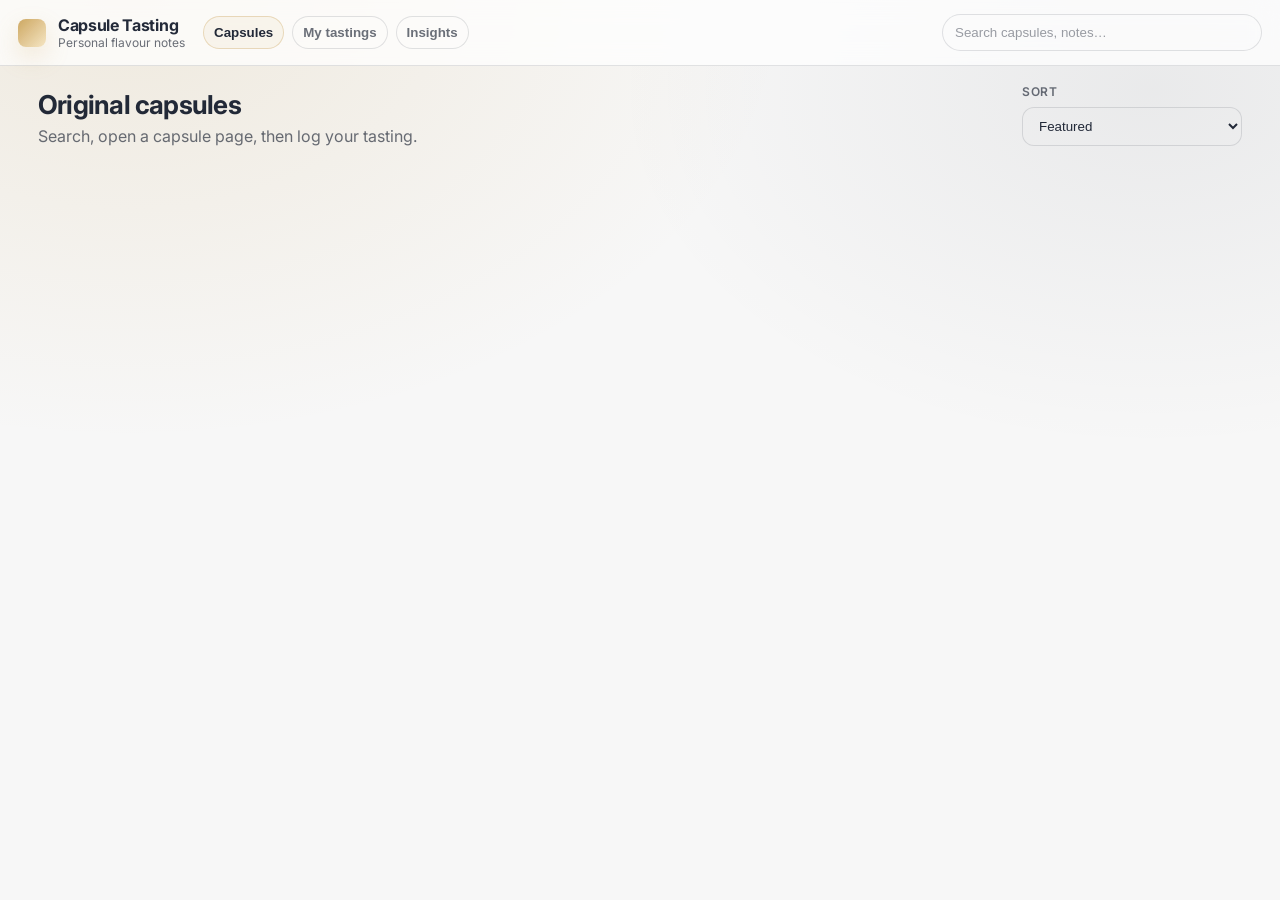
<file: home.html>
<!doctype html>
<html lang="en">
<head>
  <meta charset="utf-8" />
  <meta name="viewport" content="width=device-width, initial-scale=1" />
  <title>Capsule Tasting Log</title>
  <link rel="preconnect" href="https://fonts.googleapis.com">
  <link rel="preconnect" href="https://fonts.gstatic.com" crossorigin>
  <link href="https://fonts.googleapis.com/css2?family=Inter:wght@400;500;600;700&display=swap" rel="stylesheet">
  <link rel="stylesheet" href="styles-20260223-25.css" />
</head>
<body>
  <header class="topbar">
    <div class="topbar__left">
      <div class="brand">
        <div class="brand__mark" aria-hidden="true"></div>
        <div class="brand__text">
          <div class="brand__title">Capsule Tasting</div>
          <div class="brand__subtitle">Personal flavour notes</div>
        </div>
      </div>

      <nav class="topnav" aria-label="Primary">
        <button class="chip chip--active" data-view="catalog">Capsules</button>
        <button class="chip" data-view="log">My tastings</button>
        <button class="chip" data-view="stats">Insights</button>
      </nav>
    </div>

    <div class="topbar__right">
      <div class="search">
        <input id="q" type="search" placeholder="Search capsules, notes…" autocomplete="off" />
      </div>
    </div>
  </header>

  <main class="layout layout--single">
    <section class="content" aria-label="Catalog">
      <div id="viewCatalog">
        <div class="content__head">
          <div>
            <h1 class="h1">Original capsules</h1>
            <div class="sub">Search, open a capsule page, then log your tasting.</div>
          </div>
          <div class="sort">
            <label class="label" for="sort">Sort</label>
            <select id="sort">
              <option value="featured">Featured</option>
              <option value="intensity_desc">Intensity (high → low)</option>
              <option value="intensity_asc">Intensity (low → high)</option>
              <option value="rating_desc">My rating (high → low)</option>
              <option value="recent">Recently tasted</option>
            </select>
          </div>
        </div>

        <div id="grid" class="grid" role="list"></div>

        <div id="empty" class="empty" hidden>
          <div class="empty__title">Loading…</div>
          <div class="empty__sub">If it stays empty, refresh once.</div>
        </div>
      </div>

      <div id="viewDetail" class="detail" hidden>
        <div class="detail__nav">
          <button id="backBtn" class="btn btn--ghost">← Back to capsules</button>
        </div>

        <div class="detail__card">
          <div class="detail__hero">
            <div class="detail__badge" id="detailBadge">ORIGINAL</div>
          </div>
          <div class="detail__body">
            <div class="detail__titleRow">
              <h1 class="detail__title" id="detailTitle">Capsule</h1>
              <button id="detailLogBtn" class="btn btn--primary">Log this tasting</button>
            </div>
            <div class="detail__meta" id="detailMeta"></div>
            <div class="detail__bars">
              <div class="barRow">
                <div class="barLabel">Intensity</div>
                <div class="bar"><div class="barFill" id="barIntensity"></div></div>
                <div class="barVal" id="valIntensity">—</div>
              </div>
            </div>
            <div class="detail__section">
              <div class="sectionTitle">My recent tastings</div>
              <div class="tastingList" id="detailTastings"></div>
            </div>
          </div>
        </div>
      </div>

      <div id="viewLog" class="detail" hidden>
        <div class="detail__card"><div class="detail__body">
          <div class="detail__titleRow">
            <h1 class="detail__title">My tastings</h1>
            <button id="logNewBtn" class="btn btn--primary">Log a tasting</button>
          </div>
          <div class="detail__section">
            <div class="sectionTitle">All tastings</div>
            <div class="tastingList" id="logList"></div>
          </div>
        </div></div>
      </div>

      <div id="viewStats" class="detail" hidden>
        <div class="detail__card"><div class="detail__body">
          <div class="detail__titleRow"><h1 class="detail__title">Insights</h1></div>
          <div class="detail__section">
            <div class="sectionTitle">Summary</div>
            <div class="tastingList" id="statsBlocks"></div>
          </div>
        </div></div>
      </div>
    </section>
  </main>

  <div id="modal" class="modal" aria-hidden="true">
    <div class="modal__backdrop" data-close="1"></div>
    <div class="modal__dialog" role="dialog" aria-modal="true" aria-labelledby="modalTitle">
      <div class="modal__head">
        <div>
          <div class="kicker">Tasting log</div>
          <div id="modalTitle" class="modal__title">Log a capsule</div>
        </div>
        <button class="iconBtn" data-close="1" aria-label="Close">✕</button>
      </div>

      <form id="form" class="modal__body">
        <div class="twoCol">
          <div class="field">
            <label class="label" for="capsuleName">Capsule</label>
            <input id="capsuleName" required readonly />
            <div class="hint">(from catalog)</div>
          </div>
          <div class="field">
            <label class="label" for="capsuleSystem">System</label>
            <select id="capsuleSystem" required disabled>
              <option value="original">Original</option>
            </select>
            <div class="hint">Original only.</div>
          </div>
        </div>

        <div class="twoCol">
          <div class="field">
            <label class="label" for="capsuleType">Drink</label>
            <select id="capsuleType" required disabled>
              <option value="espresso">Espresso</option>
              <option value="lungo">Lungo</option>
              <option value="ristretto">Ristretto</option>
            </select>
          </div>
          <div class="field">
            <label class="label" for="capsuleIntensity">Intensity</label>
            <input id="capsuleIntensity" type="number" min="0" max="13" value="8" readonly />
          </div>
        </div>

        <div class="threeCol">
          <div class="field">
            <label class="label" for="capsuleAcidity">Acidity (0–5)</label>
            <input id="capsuleAcidity" type="range" min="0" max="5" value="3" step="1" />
            <div class="hint" id="acidityVal">3/5</div>
          </div>
          <div class="field">
            <label class="label" for="capsuleBitterness">Bitterness (0–5)</label>
            <input id="capsuleBitterness" type="range" min="0" max="5" value="3" step="1" />
            <div class="hint" id="bitternessVal">3/5</div>
          </div>
          <div class="field">
            <label class="label" for="capsuleAroma">Aroma (0–5)</label>
            <input id="capsuleAroma" type="range" min="0" max="5" value="4" step="1" />
            <div class="hint" id="aromaVal">4/5</div>
          </div>
        </div>

        <div class="field">
          <label class="label" for="capsuleNotes">Notes</label>
          <textarea id="capsuleNotes" rows="4" placeholder="What did you notice? (aromas, aftertaste, milk pairing, etc.)"></textarea>
        </div>

        <div class="twoCol">
          <div class="field">
            <label class="label" for="capsuleRating">My rating (0–5)</label>
            <input id="capsuleRating" type="range" min="0" max="5" value="4" step="1" />
            <div class="hint" id="ratingVal">4/5</div>
          </div>
          <div class="field">
            <label class="label" for="capsuleDate">Date</label>
            <input id="capsuleDate" type="date" required />
          </div>
        </div>

        <div class="field">
          <label class="label">Tags</label>
          <details class="dropdown" open>
            <summary class="dropdown__summary">Select tags</summary>
            <div class="dropdown__panel" id="tagPicker"></div>
          </details>
        </div>

        <div class="modal__actions">
          <button type="button" class="btn btn--ghost" data-close="1">Cancel</button>
          <button type="submit" class="btn btn--primary">Save tasting</button>
        </div>
      </form>
    </div>
  </div>

  <script src="app-20260223-21.js"></script>
</body>
</html>
</file>
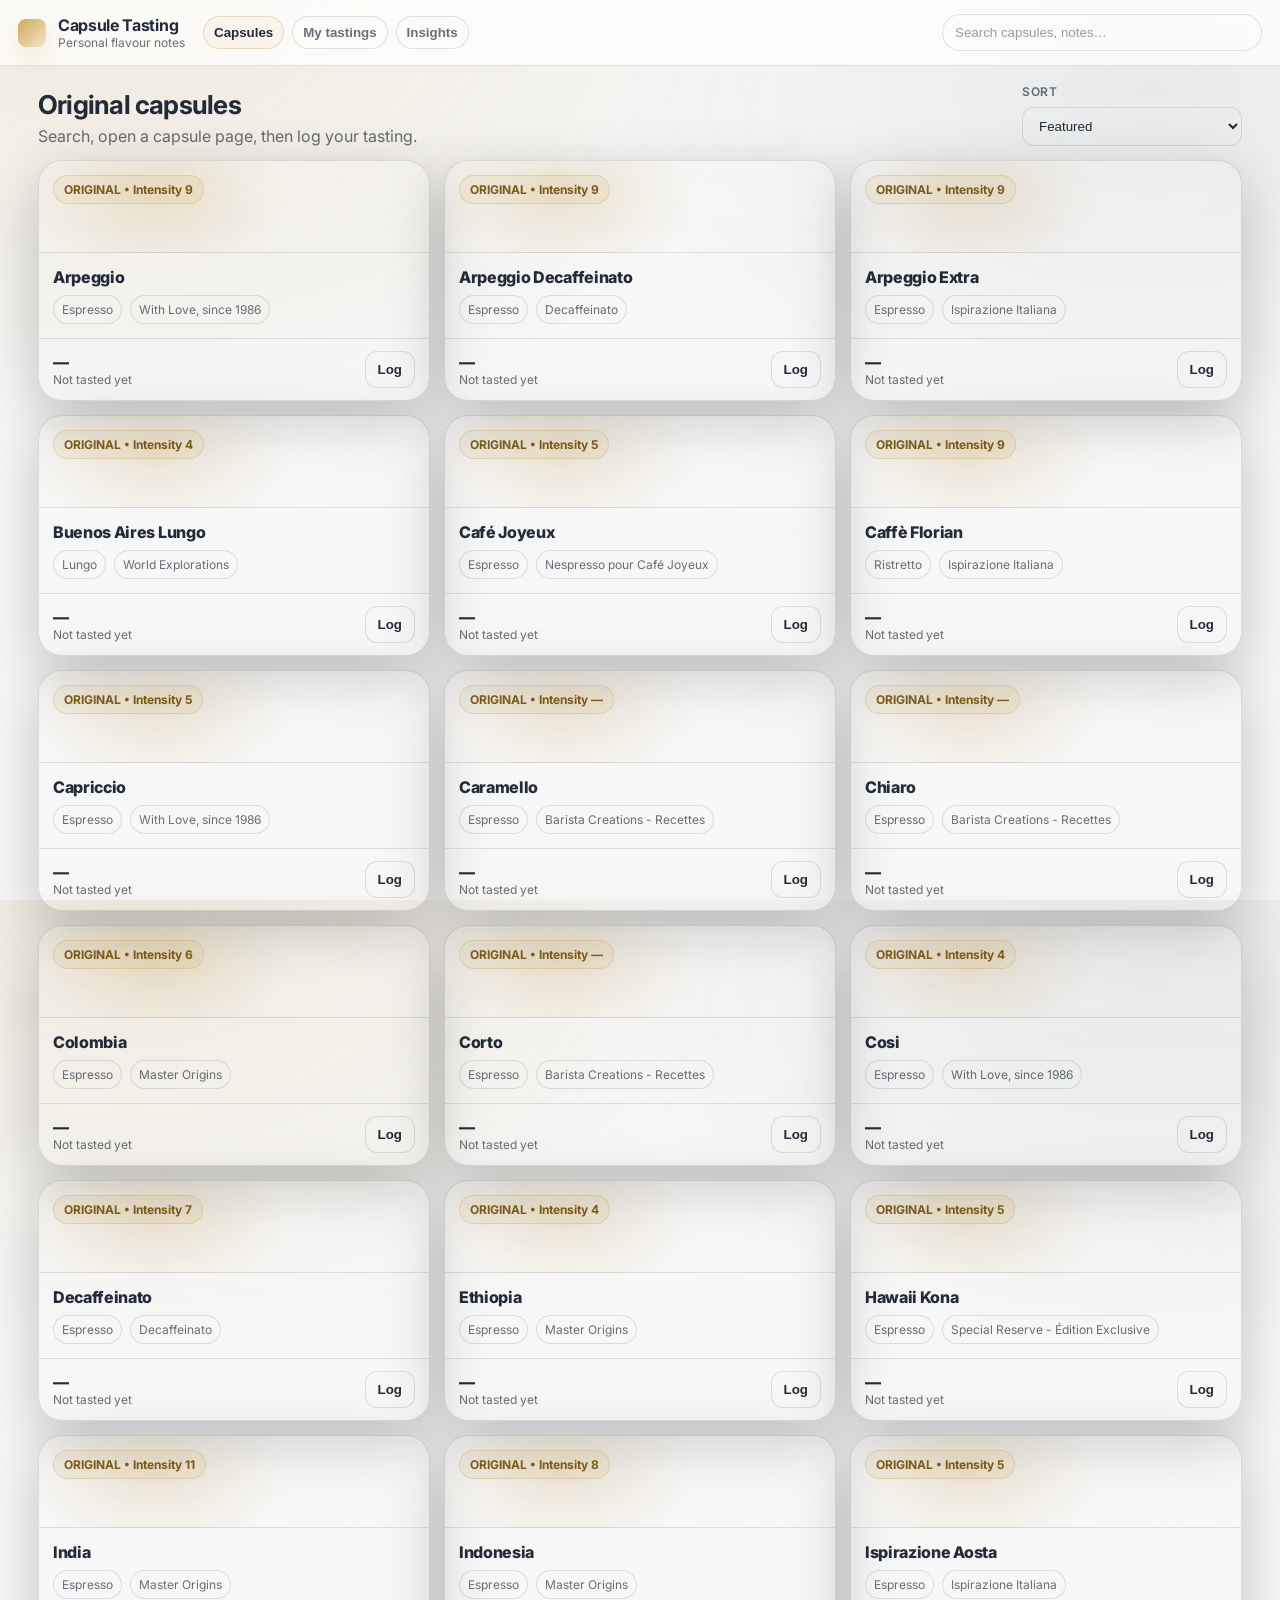
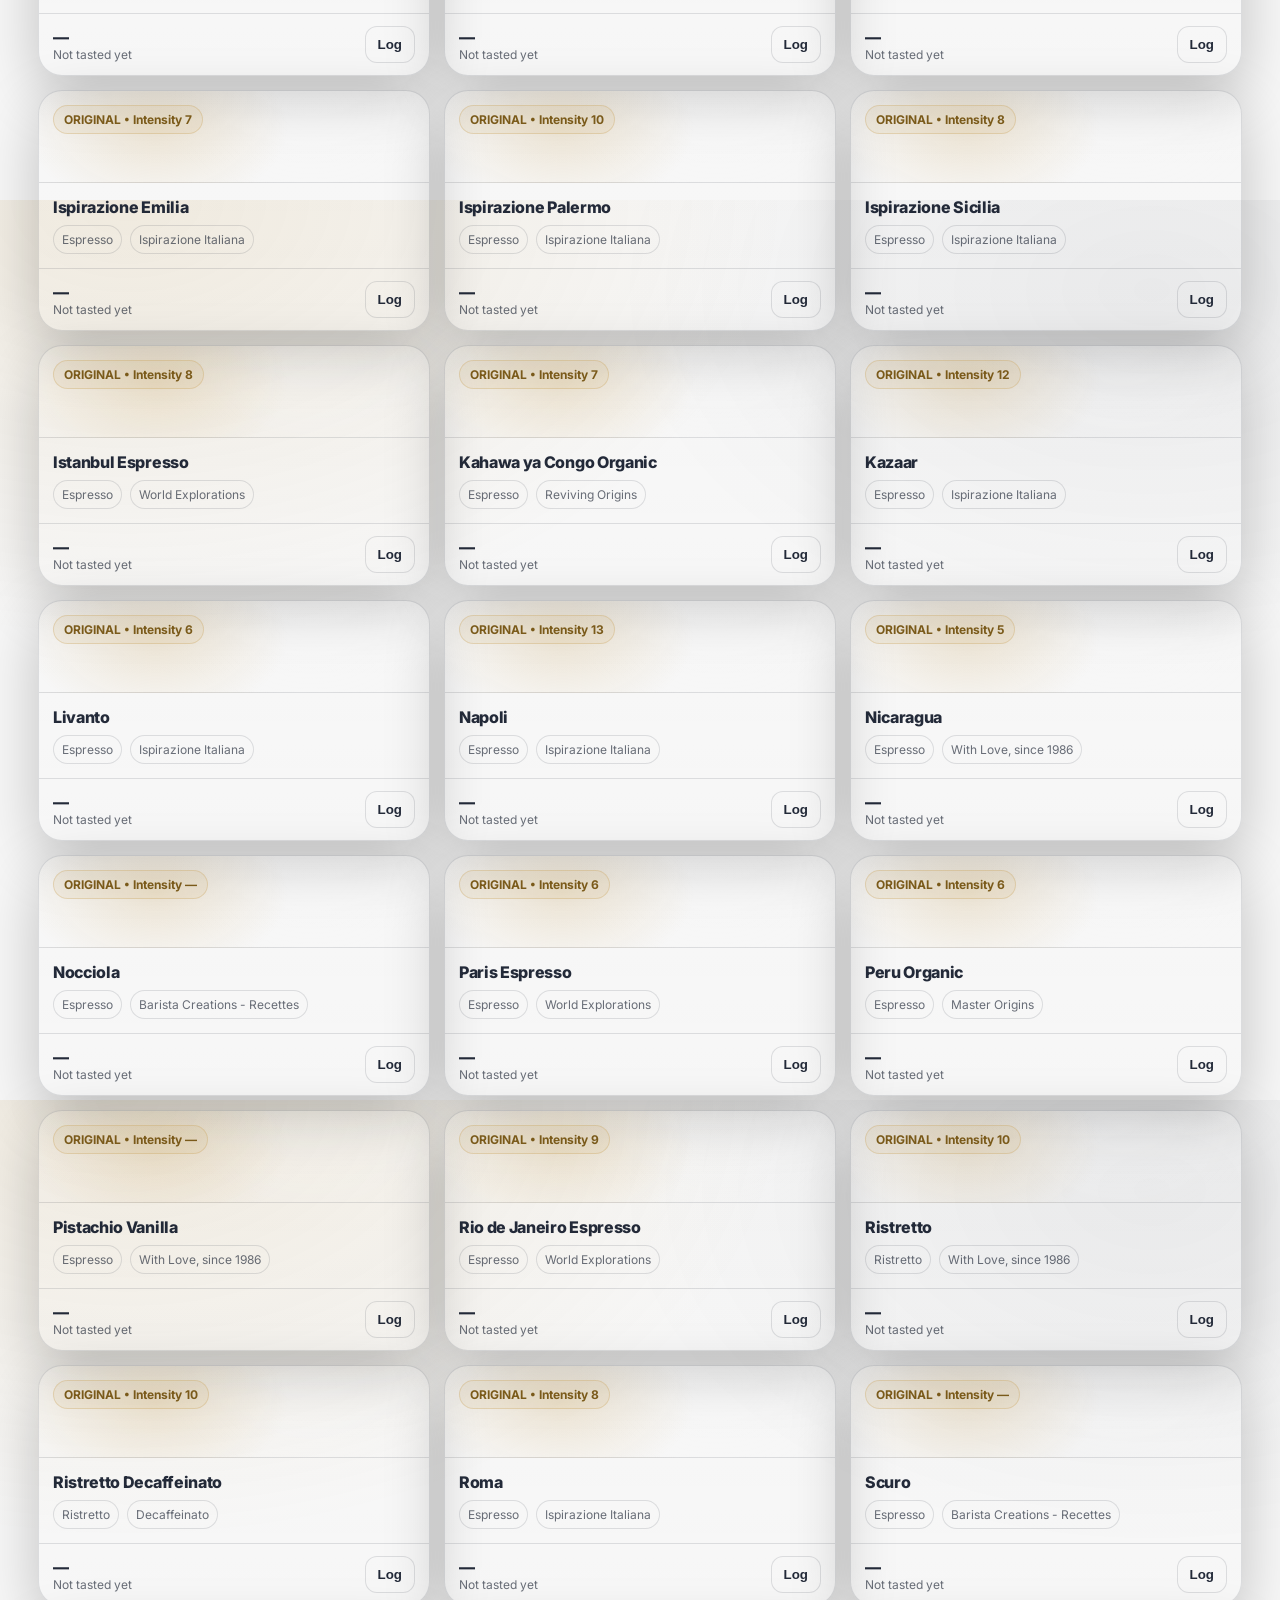
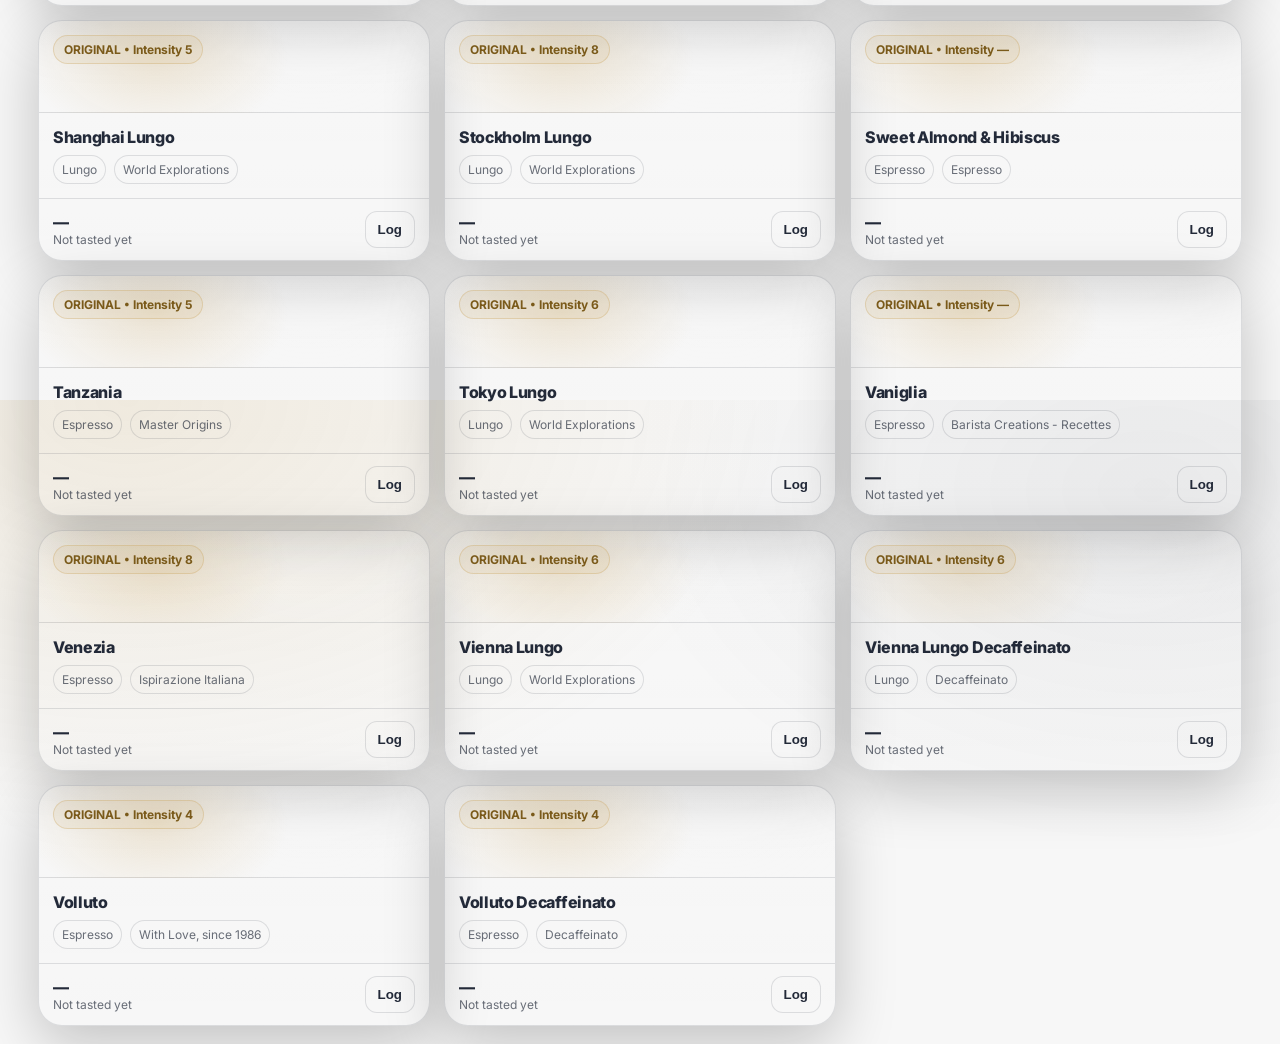
<file: home2.html>
<!doctype html>
<html lang="en">
<head>
  <meta charset="utf-8" />
  <meta name="viewport" content="width=device-width, initial-scale=1" />
  <title>Capsule Tasting Log</title>
  <link rel="preconnect" href="https://fonts.googleapis.com">
  <link rel="preconnect" href="https://fonts.gstatic.com" crossorigin>
  <link href="https://fonts.googleapis.com/css2?family=Inter:wght@400;500;600;700&display=swap" rel="stylesheet">
  <link rel="stylesheet" href="styles-20260223-29.css" />
</head>
<body>
  <header class="topbar">
    <div class="topbar__left">
      <div class="brand">
        <div class="brand__mark" aria-hidden="true"></div>
        <div class="brand__text">
          <div class="brand__title">Capsule Tasting</div>
          <div class="brand__subtitle">Personal flavour notes</div>
        </div>
      </div>

      <nav class="topnav" aria-label="Primary">
        <button class="chip chip--active" data-view="catalog">Capsules</button>
        <button class="chip" data-view="log">My tastings</button>
        <button class="chip" data-view="stats">Insights</button>
      </nav>
    </div>

    <div class="topbar__right">
      <div class="search">
        <input id="q" type="search" placeholder="Search capsules, notes…" autocomplete="off" />
      </div>
    </div>
  </header>

  <main class="layout layout--single">
    <section class="content" aria-label="Catalog">
      <div id="viewCatalog">
        <div class="content__head">
          <div>
            <h1 class="h1">Original capsules</h1>
            <div class="sub">Search, open a capsule page, then log your tasting.</div>
          </div>
          <div class="sort">
            <label class="label" for="sort">Sort</label>
            <select id="sort">
              <option value="featured">Featured</option>
              <option value="intensity_desc">Intensity (high → low)</option>
              <option value="intensity_asc">Intensity (low → high)</option>
              <option value="rating_desc">My rating (high → low)</option>
              <option value="recent">Recently tasted</option>
            </select>
          </div>
        </div>

        <div id="grid" class="grid" role="list"></div>

        <div id="empty" class="empty" hidden>
          <div class="empty__title">Loading…</div>
          <div class="empty__sub">If it stays empty, refresh once.</div>
        </div>
      </div>

      <div id="viewDetail" class="detail" hidden>
        <div class="detail__nav">
          <button id="backBtn" class="btn btn--ghost">← Back to capsules</button>
        </div>

        <div class="detail__card">
          <div class="detail__hero">
            <div class="detail__badge" id="detailBadge">ORIGINAL</div>
          </div>
          <div class="detail__body">
            <div class="detail__titleRow">
              <h1 class="detail__title" id="detailTitle">Capsule</h1>
              <button id="detailLogBtn" class="btn btn--primary">Log this tasting</button>
            </div>
            <div class="detail__meta" id="detailMeta"></div>
            <div class="detail__bars">
              <div class="barRow">
                <div class="barLabel">Intensity</div>
                <div class="bar"><div class="barFill" id="barIntensity"></div></div>
                <div class="barVal" id="valIntensity">—</div>
              </div>
            </div>
            <div class="detail__section">
              <div class="sectionTitle">My recent tastings</div>
              <div class="tastingList" id="detailTastings"></div>
            </div>
          </div>
        </div>
      </div>

      <div id="viewLog" class="detail" hidden>
        <div class="detail__card"><div class="detail__body">
          <div class="detail__titleRow">
            <h1 class="detail__title">My tastings</h1>
            <button id="logNewBtn" class="btn btn--primary">Log a tasting</button>
          </div>
          <div class="detail__section">
            <div class="sectionTitle">All tastings</div>
            <div class="tastingList" id="logList"></div>
          </div>
        </div></div>
      </div>

      <div id="viewStats" class="detail" hidden>
        <div class="detail__card"><div class="detail__body">
          <div class="detail__titleRow"><h1 class="detail__title">Insights</h1></div>
          <div class="detail__section">
            <div class="sectionTitle">Summary</div>
            <div class="tastingList" id="statsBlocks"></div>
          </div>
        </div></div>
      </div>
    </section>
  </main>

  <div id="modal" class="modal" aria-hidden="true">
    <div class="modal__backdrop" data-close="1"></div>
    <div class="modal__dialog" role="dialog" aria-modal="true" aria-labelledby="modalTitle">
      <div class="modal__head">
        <div>
          <div class="kicker">Tasting log</div>
          <div id="modalTitle" class="modal__title">Log a capsule</div>
        </div>
        <button class="iconBtn" data-close="1" aria-label="Close">✕</button>
      </div>

      <form id="form" class="modal__body">
        <div class="twoCol">
          <div class="field">
            <label class="label" for="capsuleName">Capsule</label>
            <input id="capsuleName" required readonly />
            <div class="hint">(from catalog)</div>
          </div>
          <div class="field">
            <label class="label" for="capsuleSystem">System</label>
            <select id="capsuleSystem" required disabled>
              <option value="original">Original</option>
            </select>
            <div class="hint">Original only.</div>
          </div>
        </div>

        <div class="twoCol">
          <div class="field">
            <label class="label" for="capsuleType">Drink</label>
            <select id="capsuleType" required disabled>
              <option value="espresso">Espresso</option>
              <option value="lungo">Lungo</option>
              <option value="ristretto">Ristretto</option>
            </select>
          </div>
          <div class="field">
            <label class="label" for="capsuleIntensity">Intensity</label>
            <input id="capsuleIntensity" type="number" min="0" max="13" value="8" readonly />
          </div>
        </div>

        <div class="threeCol">
          <div class="field">
            <label class="label" for="capsuleAcidity">Acidity (0–5)</label>
            <input id="capsuleAcidity" type="range" min="0" max="5" value="3" step="1" />
            <div class="hint" id="acidityVal">3/5</div>
          </div>
          <div class="field">
            <label class="label" for="capsuleBitterness">Bitterness (0–5)</label>
            <input id="capsuleBitterness" type="range" min="0" max="5" value="3" step="1" />
            <div class="hint" id="bitternessVal">3/5</div>
          </div>
          <div class="field">
            <label class="label" for="capsuleAroma">Aroma (0–5)</label>
            <input id="capsuleAroma" type="range" min="0" max="5" value="4" step="1" />
            <div class="hint" id="aromaVal">4/5</div>
          </div>
        </div>

        <div class="field">
          <label class="label" for="capsuleNotes">Notes</label>
          <textarea id="capsuleNotes" rows="4" placeholder="What did you notice? (aromas, aftertaste, milk pairing, etc.)"></textarea>
        </div>

        <div class="twoCol">
          <div class="field">
            <label class="label" for="capsuleRating">My rating (0–5)</label>
            <input id="capsuleRating" type="range" min="0" max="5" value="4" step="1" />
            <div class="hint" id="ratingVal">4/5</div>
          </div>
          <div class="field">
            <label class="label" for="capsuleDate">Date</label>
            <input id="capsuleDate" type="date" required />
          </div>
        </div>

        <div class="field">
          <label class="label">Tags</label>
          <details class="dropdown" open>
            <summary class="dropdown__summary">Select tags</summary>
            <div class="dropdown__panel" id="tagPicker"></div>
          </details>
        </div>

        <div class="modal__actions">
          <button type="button" class="btn btn--ghost" data-close="1">Cancel</button>
          <button type="submit" class="btn btn--primary">Save tasting</button>
        </div>
      </form>
    </div>
  </div>

  <script src="app-20260223-28.js"></script>
</body>
</html>
</file>
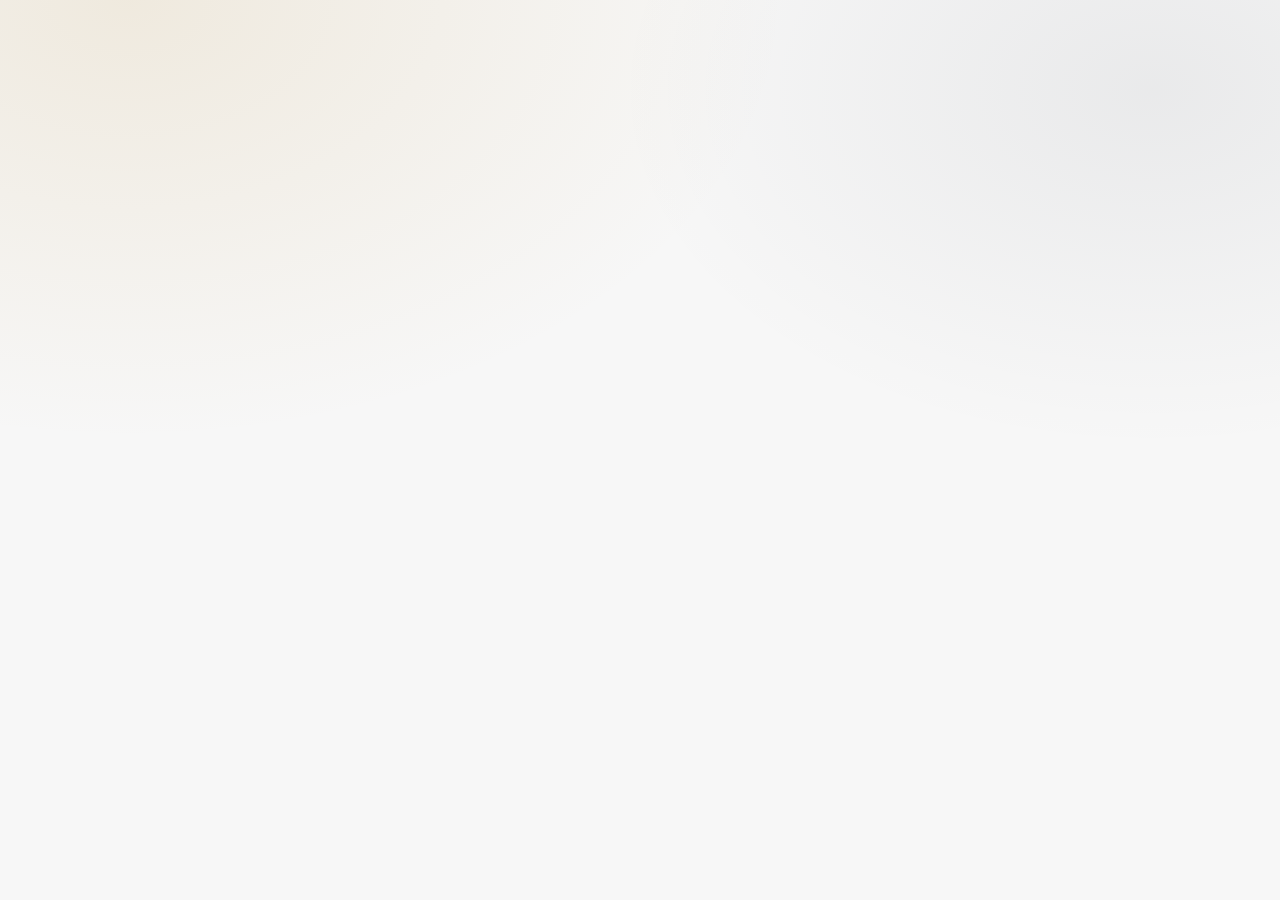
<file: launch2.html>
<!doctype html>
<html lang="en">
<head>
  <meta charset="utf-8" />
  <meta name="viewport" content="width=device-width, initial-scale=1" />
  <title>Capsule Tasting Log</title>
  <link rel="preconnect" href="https://fonts.googleapis.com">
  <link rel="preconnect" href="https://fonts.gstatic.com" crossorigin>
  <link href="https://fonts.googleapis.com/css2?family=Inter:wght@400;500;600;700&display=swap" rel="stylesheet">
  <link rel="stylesheet" href="styles-20260223-32.css" />
</head>
<body>
  <script src="app-20260223-31.js"></script>
</body>
</html>
</file>
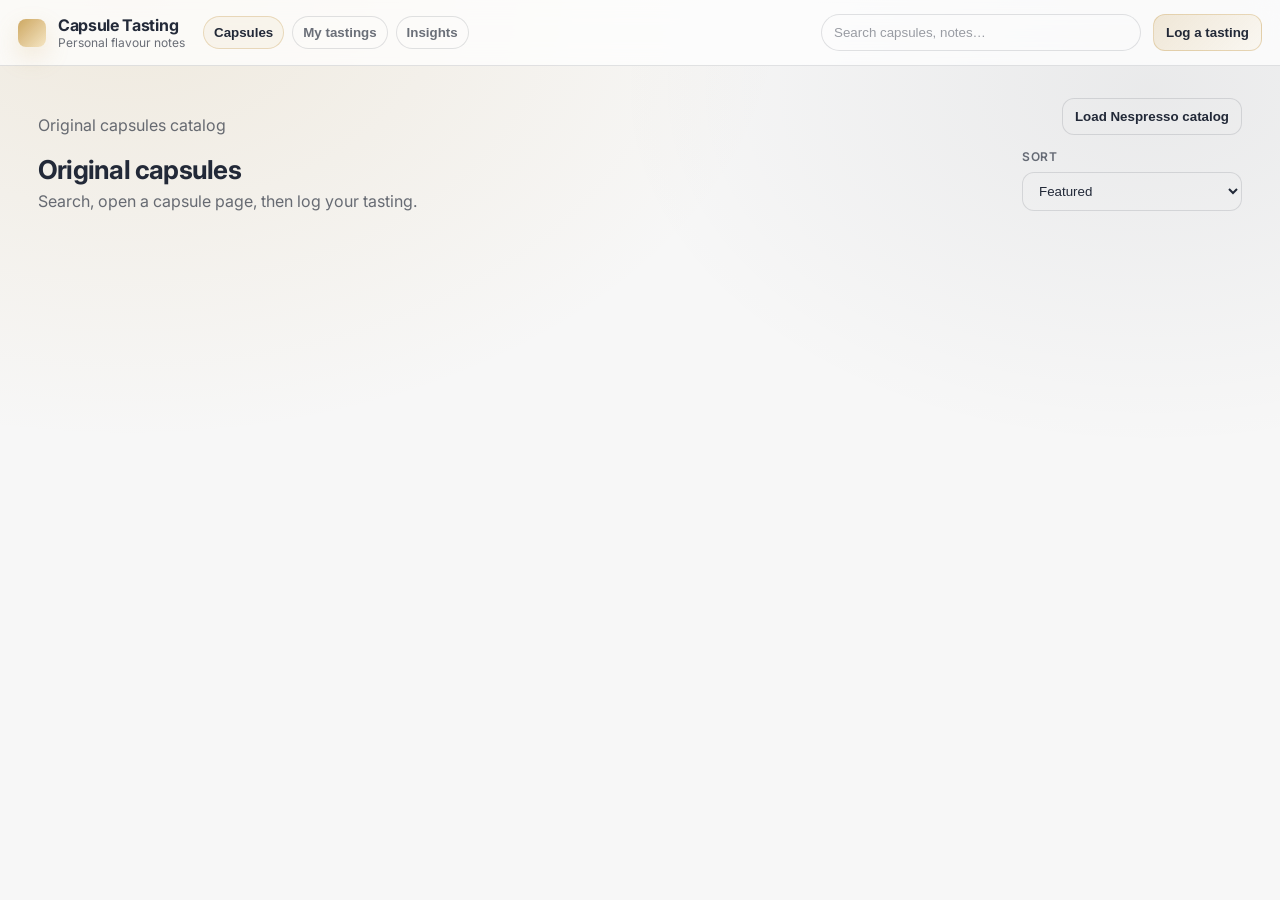
<file: start.html>
<!doctype html>
<html lang="en">
<head>
  <meta charset="utf-8" />
  <meta name="viewport" content="width=device-width, initial-scale=1" />
  <title>Capsule Tasting Log</title>
  <link rel="preconnect" href="https://fonts.googleapis.com">
  <link rel="preconnect" href="https://fonts.gstatic.com" crossorigin>
  <link href="https://fonts.googleapis.com/css2?family=Inter:wght@400;500;600;700&display=swap" rel="stylesheet">
  <link rel="stylesheet" href="styles-20260223-25.css" />
</head>
<body>
  <header class="topbar">
    <div class="topbar__left">
      <div class="brand">
        <div class="brand__mark" aria-hidden="true"></div>
        <div class="brand__text">
          <div class="brand__title">Capsule Tasting</div>
          <div class="brand__subtitle">Personal flavour notes</div>
        </div>
      </div>

      <nav class="topnav" aria-label="Primary">
        <button class="chip chip--active" data-view="catalog">Capsules</button>
        <button class="chip" data-view="log">My tastings</button>
        <button class="chip" data-view="stats">Insights</button>
      </nav>
    </div>

    <div class="topbar__right">
      <div class="search">
        <input id="q" type="search" placeholder="Search capsules, notes…" autocomplete="off" />
      </div>
      <button id="addBtn" class="btn btn--primary">Log a tasting</button>
    </div>
  </header>

  <main class="layout layout--single">
    <section class="content" aria-label="Catalog">
      <div class="content__head" style="margin-top:6px">
        <div>
          <div class="sub" style="margin:0">Original capsules catalog</div>
        </div>
        <div class="sidebar__actions" style="justify-content:flex-end; gap:10px">
          <button id="loadNespressoBtn" class="btn btn--secondary" type="button">Load Nespresso catalog</button>
        </div>
      </div>

      <div id="viewCatalog">
        <div class="content__head">
          <div>
            <h1 class="h1">Original capsules</h1>
            <div class="sub">Search, open a capsule page, then log your tasting.</div>
          </div>
          <div class="sort">
            <label class="label" for="sort">Sort</label>
            <select id="sort">
              <option value="featured">Featured</option>
              <option value="intensity_desc">Intensity (high → low)</option>
              <option value="intensity_asc">Intensity (low → high)</option>
              <option value="rating_desc">My rating (high → low)</option>
              <option value="recent">Recently tasted</option>
            </select>
          </div>
        </div>

        <div id="grid" class="grid" role="list"></div>

        <div id="empty" class="empty" hidden>
          <div class="empty__title">No capsules to show</div>
          <div class="empty__sub">Click “Load Nespresso catalog” to populate the list.</div>
        </div>
      </div>

      <div id="viewDetail" class="detail" hidden>
        <div class="detail__nav">
          <button id="backBtn" class="btn btn--ghost">← Back to capsules</button>
        </div>

        <div class="detail__card">
          <div class="detail__hero">
            <div class="detail__badge" id="detailBadge">ORIGINAL</div>
          </div>
          <div class="detail__body">
            <div class="detail__titleRow">
              <h1 class="detail__title" id="detailTitle">Capsule</h1>
              <button id="detailLogBtn" class="btn btn--primary">Log this tasting</button>
            </div>

            <div class="detail__meta" id="detailMeta"></div>

            <div class="detail__bars">
              <div class="barRow">
                <div class="barLabel">Intensity</div>
                <div class="bar">
                  <div class="barFill" id="barIntensity"></div>
                </div>
                <div class="barVal" id="valIntensity">—</div>
              </div>
            </div>

            <div class="detail__section">
              <div class="sectionTitle">My recent tastings</div>
              <div class="tastingList" id="detailTastings"></div>
            </div>
          </div>
        </div>
      </div>

      <div id="viewLog" class="detail" hidden>
        <div class="detail__card"><div class="detail__body">
          <div class="detail__titleRow">
            <h1 class="detail__title">My tastings</h1>
            <button id="logNewBtn" class="btn btn--primary">Log a tasting</button>
          </div>
          <div class="detail__section">
            <div class="sectionTitle">All tastings</div>
            <div class="tastingList" id="logList"></div>
          </div>
        </div></div>
      </div>

      <div id="viewStats" class="detail" hidden>
        <div class="detail__card"><div class="detail__body">
          <div class="detail__titleRow">
            <h1 class="detail__title">Insights</h1>
          </div>
          <div class="detail__section">
            <div class="sectionTitle">Summary</div>
            <div class="tastingList" id="statsBlocks"></div>
          </div>
        </div></div>
      </div>
    </section>
  </main>

  <div id="modal" class="modal" aria-hidden="true">
    <div class="modal__backdrop" data-close="1"></div>
    <div class="modal__dialog" role="dialog" aria-modal="true" aria-labelledby="modalTitle">
      <div class="modal__head">
        <div>
          <div class="kicker">Tasting log</div>
          <div id="modalTitle" class="modal__title">Log a capsule</div>
        </div>
        <button class="iconBtn" data-close="1" aria-label="Close">✕</button>
      </div>

      <form id="form" class="modal__body">
        <div class="twoCol">
          <div class="field">
            <label class="label" for="capsuleName">Capsule</label>
            <input id="capsuleName" required readonly />
            <div class="hint">(from catalog)</div>
          </div>
          <div class="field">
            <label class="label" for="capsuleSystem">System</label>
            <select id="capsuleSystem" required disabled>
              <option value="original">Original</option>
            </select>
            <div class="hint">Original only.</div>
          </div>
        </div>

        <div class="twoCol">
          <div class="field">
            <label class="label" for="capsuleType">Drink</label>
            <select id="capsuleType" required disabled>
              <option value="espresso">Espresso</option>
              <option value="lungo">Lungo</option>
              <option value="ristretto">Ristretto</option>
            </select>
            <div class="hint">(from catalog)</div>
          </div>
          <div class="field">
            <label class="label" for="capsuleIntensity">Intensity</label>
            <input id="capsuleIntensity" type="number" min="0" max="13" value="8" readonly />
            <div class="hint">(from catalog)</div>
          </div>
        </div>

        <div class="threeCol">
          <div class="field">
            <label class="label" for="capsuleAcidity">Acidity (0–5)</label>
            <input id="capsuleAcidity" type="range" min="0" max="5" value="3" step="1" />
            <div class="hint" id="acidityVal">3/5</div>
          </div>
          <div class="field">
            <label class="label" for="capsuleBitterness">Bitterness (0–5)</label>
            <input id="capsuleBitterness" type="range" min="0" max="5" value="3" step="1" />
            <div class="hint" id="bitternessVal">3/5</div>
          </div>
          <div class="field">
            <label class="label" for="capsuleAroma">Aroma (0–5)</label>
            <input id="capsuleAroma" type="range" min="0" max="5" value="4" step="1" />
            <div class="hint" id="aromaVal">4/5</div>
          </div>
        </div>

        <div class="field">
          <label class="label" for="capsuleNotes">Notes</label>
          <textarea id="capsuleNotes" rows="4" placeholder="What did you notice? (aromas, aftertaste, milk pairing, etc.)"></textarea>
        </div>

        <div class="twoCol">
          <div class="field">
            <label class="label" for="capsuleRating">My rating (0–5)</label>
            <input id="capsuleRating" type="range" min="0" max="5" value="4" step="1" />
            <div class="hint" id="ratingVal">4/5</div>
          </div>
          <div class="field">
            <label class="label" for="capsuleDate">Date</label>
            <input id="capsuleDate" type="date" required />
          </div>
        </div>

        <div class="field">
          <label class="label" for="capsuleTags">Tags</label>
          <details class="dropdown" open>
            <summary class="dropdown__summary">Select tags</summary>
            <div class="dropdown__panel" id="tagPicker"></div>
          </details>
          <div class="hint">Pick 0–6 that fit your experience.</div>
        </div>

        <div class="modal__actions">
          <button type="button" class="btn btn--ghost" data-close="1">Cancel</button>
          <button type="submit" class="btn btn--primary">Save tasting</button>
        </div>
      </form>
    </div>
  </div>

  <script src="app-20260223-15.js"></script>
</body>
</html>
</file>
<file: styles-20260223-25.css>
:root{
  /* Bright theme */
  --bg:#f7f7f7;
  --surface:#ffffff;
  --surface2:#fbfbfb;
  --line:rgba(16,24,40,.12);
  --text:rgba(16,24,40,.92);
  --muted:rgba(16,24,40,.62);
  --muted2:rgba(16,24,40,.42);
  --accent:#b8892b; /* warm gold */
  --accent2:#7a5a1a;
  --danger:#d92d20;
  --shadow: 0 18px 60px rgba(16,24,40,.12);
  --radius:16px;
  --radius2:24px;
}

*{box-sizing:border-box}
html,body{height:100%}
body{
  margin:0;
  font-family: Inter, system-ui, -apple-system, Segoe UI, Roboto, Arial, sans-serif;
  color:var(--text);
  background:
    radial-gradient(1200px 800px at 10% 0%, rgba(184,137,43,.12), transparent 55%),
    radial-gradient(900px 600px at 90% 10%, rgba(16,24,40,.06), transparent 60%),
    var(--bg);
}

a{color:inherit}

.topbar{
  position:sticky; top:0; z-index:10;
  display:flex; align-items:center; justify-content:space-between;
  padding:14px 18px;
  background:rgba(255,255,255,.72);
  backdrop-filter: blur(14px);
  border-bottom:1px solid var(--line);
}
.topbar__left{display:flex; align-items:center; gap:18px}
.topbar__right{display:flex; align-items:center; gap:12px; min-width:340px; justify-content:flex-end}

.brand{display:flex; align-items:center; gap:12px}
.brand__mark{width:28px;height:28px;border-radius:8px;
  background:linear-gradient(135deg, rgba(202,163,90,.95), rgba(241,215,160,.6));
  box-shadow: 0 10px 25px rgba(202,163,90,.22);
}
.brand__title{font-weight:700; letter-spacing:-.02em}
.brand__subtitle{font-size:12px; color:var(--muted)}

.topnav{display:flex; gap:8px}

.chip{
  appearance:none; border:1px solid var(--line);
  background:rgba(255,255,255,.02);
  color:var(--muted);
  padding:8px 10px;
  border-radius:999px;
  font-weight:600;
  cursor:pointer;
}
.chip--active{color:var(--text); border-color:rgba(202,163,90,.35); background:rgba(202,163,90,.08)}

.search input{
  width:320px;
  padding:10px 12px;
  border-radius:999px;
  background:rgba(255,255,255,.03);
  border:1px solid var(--line);
  color:var(--text);
  outline:none;
}
.search input::placeholder{color:var(--muted2)}

.layout{
  display:grid;
  grid-template-columns: 320px 1fr;
  gap:18px;
  padding:18px;
  max-width: 1240px;
  margin:0 auto;
}
.layout--single{grid-template-columns: 1fr}

.sidebar{position:sticky; top:76px; align-self:start; display:flex; flex-direction:column; gap:12px}
.panel{
  background:linear-gradient(180deg, rgba(255,255,255,.03), rgba(255,255,255,.015));
  border:1px solid var(--line);
  border-radius:var(--radius);
  padding:14px;
}
.panel__title{font-weight:700; margin-bottom:12px}

.field{display:flex; flex-direction:column; gap:8px; margin:12px 0}
.label{font-size:12px; color:var(--muted); font-weight:600; text-transform:uppercase; letter-spacing:.06em}
.labelRow{display:flex; align-items:center; justify-content:space-between}
.hint{font-size:12px; color:var(--muted2)}

select,input,textarea{
  background:rgba(255,255,255,.03);
  border:1px solid var(--line);
  border-radius:12px;
  color:var(--text);
  padding:10px 12px;
  outline:none;
}
textarea{resize:vertical}

input[type="range"]{padding:0; height:28px}

.sidebar__actions{display:flex; gap:10px; margin-top:8px}

.btn{
  border:1px solid var(--line);
  background:rgba(255,255,255,.03);
  color:var(--text);
  padding:10px 12px;
  border-radius:12px;
  cursor:pointer;
  font-weight:700;
}
.btn--primary{
  border-color:rgba(202,163,90,.38);
  background:linear-gradient(135deg, rgba(202,163,90,.22), rgba(241,215,160,.10));
}
.btn--secondary{background:rgba(255,255,255,.02)}
.btn--ghost{background:transparent}
.btn--danger{border-color:rgba(255,77,77,.35); background:rgba(255,77,77,.07)}

.fileBtn{display:inline-flex; align-items:center; justify-content:center; gap:10px}

.miniActions{display:flex; flex-direction:column; gap:10px}

.content{
  background:transparent;
}

.content__head{
  display:flex;
  align-items:flex-end;
  justify-content:space-between;
  gap:16px;
  margin-bottom:14px;
}
.h1{margin:0; font-size:26px; letter-spacing:-.03em}
.sub{color:var(--muted); margin-top:6px}
.sort{display:flex; flex-direction:column; gap:8px; min-width:220px}

.grid{
  display:grid;
  grid-template-columns: repeat(3, minmax(0, 1fr));
  gap:14px;
}

.card{
  border:1px solid var(--line);
  border-radius:var(--radius2);
  background:linear-gradient(180deg, rgba(255,255,255,.03), rgba(255,255,255,.012));
  overflow:hidden;
  box-shadow: 0 18px 60px rgba(0,0,0,.22);
}
.card__hero{
  height:92px;
  background:
    radial-gradient(220px 140px at 30% 40%, rgba(202,163,90,.22), transparent 60%),
    radial-gradient(220px 160px at 70% 20%, rgba(255,255,255,.08), transparent 65%),
    rgba(255,255,255,.02);
  border-bottom:1px solid var(--line);
  position:relative;
}

.badge{
  position:absolute; left:14px; top:14px;
  display:inline-flex; align-items:center; gap:8px;
  border:1px solid rgba(202,163,90,.32);
  background:rgba(202,163,90,.10);
  border-radius:999px;
  padding:6px 10px;
  font-size:12px;
  color:var(--accent2);
  font-weight:700;
}

.card__body{padding:14px}
.card__title{font-weight:800; letter-spacing:-.02em; margin:0 0 8px 0; font-size:16px}
.card__meta{display:flex; flex-wrap:wrap; gap:8px; color:var(--muted); font-size:12px}
.tag{
  border:1px solid var(--line);
  background:rgba(255,255,255,.02);
  padding:6px 8px;
  border-radius:999px;
}

.card__footer{
  display:flex;
  align-items:center;
  justify-content:space-between;
  gap:10px;
  padding:12px 14px;
  border-top:1px solid var(--line);
  background:rgba(255,255,255,.01);
}

.rating{font-weight:800}
.small{color:var(--muted); font-size:12px}

.pillGrid{display:flex; flex-wrap:wrap; gap:8px}

/* Dropdown (details/summary) used for tag selection */
.dropdown{border:1px solid var(--line); border-radius:12px; background:rgba(255,255,255,.02)}
.dropdown__summary{
  list-style:none;
  cursor:pointer;
  padding:10px 12px;
  color:var(--muted);
  font-weight:800;
}
.dropdown__summary::-webkit-details-marker{display:none}
.dropdown__panel{padding:10px 12px; border-top:1px solid var(--line); max-height:220px; overflow:auto}

.checkRow{display:flex; align-items:center; gap:10px; padding:6px 0}
.checkRow input{width:16px; height:16px}
.checkRow label{cursor:pointer; color:var(--text); font-weight:650}
.checkRow small{color:var(--muted); margin-left:auto}

.pill{ /* kept for other uses */
  padding:8px 10px;
  border-radius:999px;
  border:1px solid var(--line);
  background:rgba(255,255,255,.02);
  cursor:pointer;
  font-weight:700;
  color:var(--muted);
  font-size:12px;
}
.pill[data-on="1"]{border-color:rgba(202,163,90,.35); background:rgba(202,163,90,.10); color:var(--text)}

.empty{
  margin-top:18px;
  border:1px dashed rgba(255,255,255,.18);
  border-radius:var(--radius2);
  padding:24px;
  text-align:center;
  color:var(--muted);
}
.empty__title{font-weight:800; color:var(--text); margin-bottom:6px}

.modal{position:fixed; inset:0; display:none; z-index:20}
.modal[aria-hidden="false"]{display:block}
.modal__backdrop{position:absolute; inset:0; background:rgba(16,24,40,.35)}
.modal__dialog{
  position:relative;
  width:min(760px, calc(100% - 28px));
  margin: 64px auto;
  border-radius:var(--radius2);
  border:1px solid var(--line);
  background:linear-gradient(180deg, rgba(255,255,255,.98), rgba(255,255,255,.92));
  box-shadow: var(--shadow);
  overflow:hidden;

  /* Make modal usable on smaller screens */
  max-height: calc(100vh - 80px);
  display:flex;
  flex-direction:column;
}
.modal__head{flex:0 0 auto; display:flex; align-items:flex-start; justify-content:space-between; padding:16px 16px 10px; border-bottom:1px solid var(--line)}
.kicker{color:var(--muted2); font-weight:700; font-size:12px; text-transform:uppercase; letter-spacing:.08em}
.modal__title{font-weight:900; font-size:18px; margin-top:6px}
.iconBtn{border:1px solid var(--line); background:rgba(16,24,40,.03); color:var(--text); border-radius:12px; padding:8px 10px; cursor:pointer}

.modal__body{
  flex: 1 1 auto;
  padding:16px;
  overflow:auto;
  -webkit-overflow-scrolling: touch;
}
.twoCol{display:grid; grid-template-columns: 1fr 1fr; gap:12px}
.threeCol{display:grid; grid-template-columns: 1fr 1fr 1fr; gap:12px}

/* Detail page (product-page vibe) */
.detail{margin-top:4px}
.detail__nav{margin-bottom:12px}
.detail__card{
  border:1px solid var(--line);
  border-radius:var(--radius2);
  overflow:hidden;
  background:linear-gradient(180deg, rgba(255,255,255,.03), rgba(255,255,255,.012));
  box-shadow: 0 18px 60px rgba(0,0,0,.22);
}
.detail__hero{
  height:140px;
  background:
    radial-gradient(320px 180px at 30% 40%, rgba(202,163,90,.22), transparent 60%),
    radial-gradient(320px 220px at 70% 20%, rgba(255,255,255,.08), transparent 65%),
    rgba(255,255,255,.02);
  border-bottom:1px solid var(--line);
  position:relative;
}
.detail__badge{
  position:absolute; left:16px; top:16px;
  display:inline-flex; align-items:center;
  border:1px solid rgba(202,163,90,.32);
  background:rgba(202,163,90,.10);
  border-radius:999px;
  padding:6px 10px;
  font-size:12px;
  color:var(--accent2);
  font-weight:800;
  letter-spacing:.06em;
}
.detail__body{padding:16px}
.detail__titleRow{display:flex; align-items:flex-start; justify-content:space-between; gap:12px}
.detail__title{margin:0; font-size:28px; letter-spacing:-.04em}
.detail__meta{display:flex; flex-wrap:wrap; gap:8px; margin-top:10px; color:var(--muted)}

.detail__bars{margin-top:16px}
.barRow{display:grid; grid-template-columns: 110px 1fr 50px; gap:10px; align-items:center}
.barLabel{color:var(--muted); font-weight:800; font-size:12px; text-transform:uppercase; letter-spacing:.08em}
.bar{height:10px; border-radius:999px; background:rgba(255,255,255,.06); border:1px solid var(--line); overflow:hidden}
.barFill{height:100%; width:0%; background:linear-gradient(90deg, rgba(202,163,90,.6), rgba(241,215,160,.35))}
.barVal{font-weight:900}

.detail__section{margin-top:18px}
.sectionTitle{font-weight:900; margin-bottom:10px}
.tastingList{display:flex; flex-direction:column; gap:10px}
.tastingItem{
  border:1px solid var(--line);
  background:rgba(255,255,255,.02);
  border-radius:16px;
  padding:12px;
  display:flex;
  justify-content:space-between;
  gap:12px;
}
.tastingItem__left{display:flex; flex-direction:column; gap:6px}
.tastingItem__title{font-weight:900}
.tastingItem__sub{font-size:12px; color:var(--muted)}
.tastingItem__right{text-align:right}

.modal__actions{display:flex; justify-content:flex-end; gap:10px; margin-top:12px}

@media (max-width: 1020px){
  .layout{grid-template-columns: 1fr}
  .sidebar{position:relative; top:auto}
  .grid{grid-template-columns: repeat(2, minmax(0,1fr))}
  .topbar__right{min-width:auto}
  .search input{width:220px}
}
@media (max-width: 640px){
  .grid{grid-template-columns: 1fr}
  .topbar{flex-direction:column; align-items:stretch; gap:10px}
  .topbar__left{justify-content:space-between}
  .topbar__right{justify-content:space-between}
  .search input{width:100%}
  .twoCol{grid-template-columns: 1fr}
  .threeCol{grid-template-columns: 1fr}
  .barRow{grid-template-columns: 90px 1fr 44px}

  .modal__dialog{margin: 18px auto; max-height: calc(100vh - 36px)}
}
</file>
<file: styles-20260223-29.css>
:root{
  /* Bright theme */
  --bg:#f7f7f7;
  --surface:#ffffff;
  --surface2:#fbfbfb;
  --line:rgba(16,24,40,.12);
  --text:rgba(16,24,40,.92);
  --muted:rgba(16,24,40,.62);
  --muted2:rgba(16,24,40,.42);
  --accent:#b8892b; /* warm gold */
  --accent2:#7a5a1a;
  --danger:#d92d20;
  --shadow: 0 18px 60px rgba(16,24,40,.12);
  --radius:16px;
  --radius2:24px;
}

*{box-sizing:border-box}
html,body{height:100%}
body{
  margin:0;
  font-family: Inter, system-ui, -apple-system, Segoe UI, Roboto, Arial, sans-serif;
  color:var(--text);
  background:
    radial-gradient(1200px 800px at 10% 0%, rgba(184,137,43,.12), transparent 55%),
    radial-gradient(900px 600px at 90% 10%, rgba(16,24,40,.06), transparent 60%),
    var(--bg);
}

a{color:inherit}

.topbar{
  position:sticky; top:0; z-index:10;
  display:flex; align-items:center; justify-content:space-between;
  padding:14px 18px;
  background:rgba(255,255,255,.72);
  backdrop-filter: blur(14px);
  border-bottom:1px solid var(--line);
}
.topbar__left{display:flex; align-items:center; gap:18px}
.topbar__right{display:flex; align-items:center; gap:12px; min-width:340px; justify-content:flex-end}

.brand{display:flex; align-items:center; gap:12px}
.brand__mark{width:28px;height:28px;border-radius:8px;
  background:linear-gradient(135deg, rgba(202,163,90,.95), rgba(241,215,160,.6));
  box-shadow: 0 10px 25px rgba(202,163,90,.22);
}
.brand__title{font-weight:700; letter-spacing:-.02em}
.brand__subtitle{font-size:12px; color:var(--muted)}

.topnav{display:flex; gap:8px}

.chip{
  appearance:none; border:1px solid var(--line);
  background:rgba(255,255,255,.02);
  color:var(--muted);
  padding:8px 10px;
  border-radius:999px;
  font-weight:600;
  cursor:pointer;
}
.chip--active{color:var(--text); border-color:rgba(202,163,90,.35); background:rgba(202,163,90,.08)}

.search input{
  width:320px;
  padding:10px 12px;
  border-radius:999px;
  background:rgba(255,255,255,.03);
  border:1px solid var(--line);
  color:var(--text);
  outline:none;
}
.search input::placeholder{color:var(--muted2)}

.layout{
  display:grid;
  grid-template-columns: 320px 1fr;
  gap:18px;
  padding:18px;
  max-width: 1240px;
  margin:0 auto;
}
.layout--single{grid-template-columns: 1fr}

.sidebar{position:sticky; top:76px; align-self:start; display:flex; flex-direction:column; gap:12px}
.panel{
  background:linear-gradient(180deg, rgba(255,255,255,.03), rgba(255,255,255,.015));
  border:1px solid var(--line);
  border-radius:var(--radius);
  padding:14px;
}
.panel__title{font-weight:700; margin-bottom:12px}

.field{display:flex; flex-direction:column; gap:8px; margin:12px 0}
.label{font-size:12px; color:var(--muted); font-weight:600; text-transform:uppercase; letter-spacing:.06em}
.labelRow{display:flex; align-items:center; justify-content:space-between}
.hint{font-size:12px; color:var(--muted2)}

select,input,textarea{
  background:rgba(255,255,255,.03);
  border:1px solid var(--line);
  border-radius:12px;
  color:var(--text);
  padding:10px 12px;
  outline:none;
}
textarea{resize:vertical}

input[type="range"]{padding:0; height:28px}

.sidebar__actions{display:flex; gap:10px; margin-top:8px}

.btn{
  border:1px solid var(--line);
  background:rgba(255,255,255,.03);
  color:var(--text);
  padding:10px 12px;
  border-radius:12px;
  cursor:pointer;
  font-weight:700;
}
.btn--primary{
  border-color:rgba(202,163,90,.38);
  background:linear-gradient(135deg, rgba(202,163,90,.22), rgba(241,215,160,.10));
}
.btn--secondary{background:rgba(255,255,255,.02)}
.btn--ghost{background:transparent}
.btn--danger{border-color:rgba(255,77,77,.35); background:rgba(255,77,77,.07)}

.fileBtn{display:inline-flex; align-items:center; justify-content:center; gap:10px}

.miniActions{display:flex; flex-direction:column; gap:10px}

.content{
  background:transparent;
}

.content__head{
  display:flex;
  align-items:flex-end;
  justify-content:space-between;
  gap:16px;
  margin-bottom:14px;
}
.h1{margin:0; font-size:26px; letter-spacing:-.03em}
.sub{color:var(--muted); margin-top:6px}
.sort{display:flex; flex-direction:column; gap:8px; min-width:220px}

.grid{
  display:grid;
  grid-template-columns: repeat(3, minmax(0, 1fr));
  gap:14px;
}

.card{
  border:1px solid var(--line);
  border-radius:var(--radius2);
  background:linear-gradient(180deg, rgba(255,255,255,.03), rgba(255,255,255,.012));
  overflow:hidden;
  box-shadow: 0 18px 60px rgba(0,0,0,.22);
}
.card__hero{
  height:92px;
  background:
    radial-gradient(220px 140px at 30% 40%, rgba(202,163,90,.22), transparent 60%),
    radial-gradient(220px 160px at 70% 20%, rgba(255,255,255,.08), transparent 65%),
    rgba(255,255,255,.02);
  border-bottom:1px solid var(--line);
  position:relative;
}

.card__img{
  position:absolute;
  right:10px;
  bottom:-10px;
  height:120px;
  width:auto;
  object-fit:contain;
  filter: drop-shadow(0 14px 26px rgba(0,0,0,.35));
  pointer-events:none;
  opacity:.95;
}

.badge{
  position:absolute; left:14px; top:14px;
  display:inline-flex; align-items:center; gap:8px;
  border:1px solid rgba(202,163,90,.32);
  background:rgba(202,163,90,.10);
  border-radius:999px;
  padding:6px 10px;
  font-size:12px;
  color:var(--accent2);
  font-weight:700;
}

.card__body{padding:14px}
.card__title{font-weight:800; letter-spacing:-.02em; margin:0 0 8px 0; font-size:16px}
.card__meta{display:flex; flex-wrap:wrap; gap:8px; color:var(--muted); font-size:12px}
.tag{
  border:1px solid var(--line);
  background:rgba(255,255,255,.02);
  padding:6px 8px;
  border-radius:999px;
}

.card__footer{
  display:flex;
  align-items:center;
  justify-content:space-between;
  gap:10px;
  padding:12px 14px;
  border-top:1px solid var(--line);
  background:rgba(255,255,255,.01);
}

.rating{font-weight:800}
.small{color:var(--muted); font-size:12px}

.pillGrid{display:flex; flex-wrap:wrap; gap:8px}

/* Dropdown (details/summary) used for tag selection */
.dropdown{border:1px solid var(--line); border-radius:12px; background:rgba(255,255,255,.02)}
.dropdown__summary{
  list-style:none;
  cursor:pointer;
  padding:10px 12px;
  color:var(--muted);
  font-weight:800;
}
.dropdown__summary::-webkit-details-marker{display:none}
.dropdown__panel{padding:10px 12px; border-top:1px solid var(--line); max-height:220px; overflow:auto}

.checkRow{display:flex; align-items:center; gap:10px; padding:6px 0}
.checkRow input{width:16px; height:16px}
.checkRow label{cursor:pointer; color:var(--text); font-weight:650}
.checkRow small{color:var(--muted); margin-left:auto}

.pill{ /* kept for other uses */
  padding:8px 10px;
  border-radius:999px;
  border:1px solid var(--line);
  background:rgba(255,255,255,.02);
  cursor:pointer;
  font-weight:700;
  color:var(--muted);
  font-size:12px;
}
.pill[data-on="1"]{border-color:rgba(202,163,90,.35); background:rgba(202,163,90,.10); color:var(--text)}

.empty{
  margin-top:18px;
  border:1px dashed rgba(255,255,255,.18);
  border-radius:var(--radius2);
  padding:24px;
  text-align:center;
  color:var(--muted);
}
.empty__title{font-weight:800; color:var(--text); margin-bottom:6px}

.modal{position:fixed; inset:0; display:none; z-index:20}
.modal[aria-hidden="false"]{display:block}
.modal__backdrop{position:absolute; inset:0; background:rgba(16,24,40,.35)}
.modal__dialog{
  position:relative;
  width:min(760px, calc(100% - 28px));
  margin: 64px auto;
  border-radius:var(--radius2);
  border:1px solid var(--line);
  background:linear-gradient(180deg, rgba(255,255,255,.98), rgba(255,255,255,.92));
  box-shadow: var(--shadow);
  overflow:hidden;

  /* Make modal usable on smaller screens */
  max-height: calc(100vh - 80px);
  display:flex;
  flex-direction:column;
}
.modal__head{flex:0 0 auto; display:flex; align-items:flex-start; justify-content:space-between; padding:16px 16px 10px; border-bottom:1px solid var(--line)}
.kicker{color:var(--muted2); font-weight:700; font-size:12px; text-transform:uppercase; letter-spacing:.08em}
.modal__title{font-weight:900; font-size:18px; margin-top:6px}
.iconBtn{border:1px solid var(--line); background:rgba(16,24,40,.03); color:var(--text); border-radius:12px; padding:8px 10px; cursor:pointer}

.modal__body{
  flex: 1 1 auto;
  padding:16px;
  overflow:auto;
  -webkit-overflow-scrolling: touch;
}
.twoCol{display:grid; grid-template-columns: 1fr 1fr; gap:12px}
.threeCol{display:grid; grid-template-columns: 1fr 1fr 1fr; gap:12px}

/* Detail page (product-page vibe) */
.detail{margin-top:4px}
.detail__nav{margin-bottom:12px}
.detail__card{
  border:1px solid var(--line);
  border-radius:var(--radius2);
  overflow:hidden;
  background:linear-gradient(180deg, rgba(255,255,255,.03), rgba(255,255,255,.012));
  box-shadow: 0 18px 60px rgba(0,0,0,.22);
}
.detail__hero{
  height:140px;
  background:
    radial-gradient(320px 180px at 30% 40%, rgba(202,163,90,.22), transparent 60%),
    radial-gradient(320px 220px at 70% 20%, rgba(255,255,255,.08), transparent 65%),
    rgba(255,255,255,.02);
  border-bottom:1px solid var(--line);
  position:relative;
}
.detail__badge{
  position:absolute; left:16px; top:16px;
  display:inline-flex; align-items:center;
  border:1px solid rgba(202,163,90,.32);
  background:rgba(202,163,90,.10);
  border-radius:999px;
  padding:6px 10px;
  font-size:12px;
  color:var(--accent2);
  font-weight:800;
  letter-spacing:.06em;
}
.detail__body{padding:16px}
.detail__titleRow{display:flex; align-items:flex-start; justify-content:space-between; gap:12px}
.detail__title{margin:0; font-size:28px; letter-spacing:-.04em}
.detail__meta{display:flex; flex-wrap:wrap; gap:8px; margin-top:10px; color:var(--muted)}

.detail__bars{margin-top:16px}
.barRow{display:grid; grid-template-columns: 110px 1fr 50px; gap:10px; align-items:center}
.barLabel{color:var(--muted); font-weight:800; font-size:12px; text-transform:uppercase; letter-spacing:.08em}
.bar{height:10px; border-radius:999px; background:rgba(255,255,255,.06); border:1px solid var(--line); overflow:hidden}
.barFill{height:100%; width:0%; background:linear-gradient(90deg, rgba(202,163,90,.6), rgba(241,215,160,.35))}
.barVal{font-weight:900}

.detail__section{margin-top:18px}
.sectionTitle{font-weight:900; margin-bottom:10px}
.tastingList{display:flex; flex-direction:column; gap:10px}
.tastingItem{
  border:1px solid var(--line);
  background:rgba(255,255,255,.02);
  border-radius:16px;
  padding:12px;
  display:flex;
  justify-content:space-between;
  gap:12px;
}
.tastingItem__left{display:flex; flex-direction:column; gap:6px}
.tastingItem__title{font-weight:900}
.tastingItem__sub{font-size:12px; color:var(--muted)}
.tastingItem__note{margin-top:8px; color:var(--text); font-size:13px; line-height:1.35; white-space:pre-wrap}
.tastingItem__right{text-align:right}

.modal__actions{display:flex; justify-content:flex-end; gap:10px; margin-top:12px}

@media (max-width: 1020px){
  .layout{grid-template-columns: 1fr}
  .sidebar{position:relative; top:auto}
  .grid{grid-template-columns: repeat(2, minmax(0,1fr))}
  .topbar__right{min-width:auto}
  .search input{width:220px}
}
@media (max-width: 640px){
  .grid{grid-template-columns: 1fr}
  .topbar{flex-direction:column; align-items:stretch; gap:10px}
  .topbar__left{justify-content:space-between}
  .topbar__right{justify-content:space-between}
  .search input{width:100%}
  .twoCol{grid-template-columns: 1fr}
  .threeCol{grid-template-columns: 1fr}
  .barRow{grid-template-columns: 90px 1fr 44px}

  .modal__dialog{margin: 18px auto; max-height: calc(100vh - 36px)}
}
</file>
<file: styles-20260223-32.css>
:root{
  /* Bright theme */
  --bg:#f7f7f7;
  --surface:#ffffff;
  --surface2:#fbfbfb;
  --line:rgba(16,24,40,.12);
  --text:rgba(16,24,40,.92);
  --muted:rgba(16,24,40,.62);
  --muted2:rgba(16,24,40,.42);
  --accent:#b8892b; /* warm gold */
  --accent2:#7a5a1a;
  --danger:#d92d20;
  --shadow: 0 18px 60px rgba(16,24,40,.12);
  --radius:16px;
  --radius2:24px;
}

*{box-sizing:border-box}
html,body{height:100%}
body{
  margin:0;
  font-family: Inter, system-ui, -apple-system, Segoe UI, Roboto, Arial, sans-serif;
  color:var(--text);
  background:
    radial-gradient(1200px 800px at 10% 0%, rgba(184,137,43,.12), transparent 55%),
    radial-gradient(900px 600px at 90% 10%, rgba(16,24,40,.06), transparent 60%),
    var(--bg);
}

a{color:inherit}

.topbar{
  position:sticky; top:0; z-index:10;
  display:flex; align-items:center; justify-content:space-between;
  padding:14px 18px;
  background:rgba(255,255,255,.72);
  backdrop-filter: blur(14px);
  border-bottom:1px solid var(--line);
}
.topbar__left{display:flex; align-items:center; gap:18px}
.topbar__right{display:flex; align-items:center; gap:12px; min-width:340px; justify-content:flex-end}

.brand{display:flex; align-items:center; gap:12px}
.brand__mark{width:28px;height:28px;border-radius:8px;
  background:linear-gradient(135deg, rgba(202,163,90,.95), rgba(241,215,160,.6));
  box-shadow: 0 10px 25px rgba(202,163,90,.22);
}
.brand__title{font-weight:700; letter-spacing:-.02em}
.brand__subtitle{font-size:12px; color:var(--muted)}

.topnav{display:flex; gap:8px}

.chip{
  appearance:none; border:1px solid var(--line);
  background:rgba(255,255,255,.02);
  color:var(--muted);
  padding:8px 10px;
  border-radius:999px;
  font-weight:600;
  cursor:pointer;
}
.chip--active{color:var(--text); border-color:rgba(202,163,90,.35); background:rgba(202,163,90,.08)}

.search input{
  width:320px;
  padding:10px 12px;
  border-radius:999px;
  background:rgba(255,255,255,.03);
  border:1px solid var(--line);
  color:var(--text);
  outline:none;
}
.search input::placeholder{color:var(--muted2)}

.layout{
  display:grid;
  grid-template-columns: 320px 1fr;
  gap:18px;
  padding:18px;
  max-width: 1240px;
  margin:0 auto;
}
.layout--single{grid-template-columns: 1fr}

.sidebar{position:sticky; top:76px; align-self:start; display:flex; flex-direction:column; gap:12px}
.panel{
  background:linear-gradient(180deg, rgba(255,255,255,.03), rgba(255,255,255,.015));
  border:1px solid var(--line);
  border-radius:var(--radius);
  padding:14px;
}
.panel__title{font-weight:700; margin-bottom:12px}

.field{display:flex; flex-direction:column; gap:8px; margin:12px 0}
.label{font-size:12px; color:var(--muted); font-weight:600; text-transform:uppercase; letter-spacing:.06em}
.labelRow{display:flex; align-items:center; justify-content:space-between}
.hint{font-size:12px; color:var(--muted2)}

select,input,textarea{
  background:rgba(255,255,255,.03);
  border:1px solid var(--line);
  border-radius:12px;
  color:var(--text);
  padding:10px 12px;
  outline:none;
}
textarea{resize:vertical}

input[type="range"]{padding:0; height:28px}

.sidebar__actions{display:flex; gap:10px; margin-top:8px}

.btn{
  border:1px solid var(--line);
  background:rgba(255,255,255,.03);
  color:var(--text);
  padding:10px 12px;
  border-radius:12px;
  cursor:pointer;
  font-weight:700;
}
.btn--primary{
  border-color:rgba(202,163,90,.38);
  background:linear-gradient(135deg, rgba(202,163,90,.22), rgba(241,215,160,.10));
}
.btn--secondary{background:rgba(255,255,255,.02)}
.btn--ghost{background:transparent}
.btn--danger{border-color:rgba(255,77,77,.35); background:rgba(255,77,77,.07)}

.fileBtn{display:inline-flex; align-items:center; justify-content:center; gap:10px}

.miniActions{display:flex; flex-direction:column; gap:10px}

.content{
  background:transparent;
}

.content__head{
  display:flex;
  align-items:flex-end;
  justify-content:space-between;
  gap:16px;
  margin-bottom:14px;
}
.h1{margin:0; font-size:26px; letter-spacing:-.03em}
.sub{color:var(--muted); margin-top:6px}
.sort{display:flex; flex-direction:column; gap:8px; min-width:220px}

.grid{
  display:grid;
  grid-template-columns: repeat(3, minmax(0, 1fr));
  gap:14px;
}

.card{
  border:1px solid var(--line);
  border-radius:var(--radius2);
  background:linear-gradient(180deg, rgba(255,255,255,.03), rgba(255,255,255,.012));
  overflow:hidden;
  box-shadow: 0 18px 60px rgba(0,0,0,.22);
}
.card__hero{
  height:92px;
  background:
    radial-gradient(220px 140px at 30% 40%, rgba(202,163,90,.22), transparent 60%),
    radial-gradient(220px 160px at 70% 20%, rgba(255,255,255,.08), transparent 65%),
    rgba(255,255,255,.02);
  border-bottom:1px solid var(--line);
  position:relative;
}

.card__img{
  position:absolute;
  right:10px;
  bottom:-10px;
  height:120px;
  width:auto;
  object-fit:contain;
  filter: drop-shadow(0 14px 26px rgba(0,0,0,.35));
  pointer-events:none;
  opacity:.95;
}

.badge{
  position:absolute; left:14px; top:14px;
  display:inline-flex; align-items:center; gap:8px;
  border:1px solid rgba(202,163,90,.32);
  background:rgba(202,163,90,.10);
  border-radius:999px;
  padding:6px 10px;
  font-size:12px;
  color:var(--accent2);
  font-weight:700;
}

.card__body{padding:14px}
.card__title{font-weight:800; letter-spacing:-.02em; margin:0 0 8px 0; font-size:16px}
.card__meta{display:flex; flex-wrap:wrap; gap:8px; color:var(--muted); font-size:12px}
.tag{
  border:1px solid var(--line);
  background:rgba(255,255,255,.02);
  padding:6px 8px;
  border-radius:999px;
}

.card__footer{
  display:flex;
  align-items:center;
  justify-content:space-between;
  gap:10px;
  padding:12px 14px;
  border-top:1px solid var(--line);
  background:rgba(255,255,255,.01);
}

.rating{font-weight:800}
.small{color:var(--muted); font-size:12px}

.pillGrid{display:flex; flex-wrap:wrap; gap:8px}

/* Dropdown (details/summary) used for tag selection */
.dropdown{border:1px solid var(--line); border-radius:12px; background:rgba(255,255,255,.02)}
.dropdown__summary{
  list-style:none;
  cursor:pointer;
  padding:10px 12px;
  color:var(--muted);
  font-weight:800;
}
.dropdown__summary::-webkit-details-marker{display:none}
.dropdown__panel{padding:10px 12px; border-top:1px solid var(--line); max-height:220px; overflow:auto}

.checkRow{display:flex; align-items:center; gap:10px; padding:6px 0}
.checkRow input{width:16px; height:16px}
.checkRow label{cursor:pointer; color:var(--text); font-weight:650}
.checkRow small{color:var(--muted); margin-left:auto}

.pill{ /* kept for other uses */
  padding:8px 10px;
  border-radius:999px;
  border:1px solid var(--line);
  background:rgba(255,255,255,.02);
  cursor:pointer;
  font-weight:700;
  color:var(--muted);
  font-size:12px;
}
.pill[data-on="1"]{border-color:rgba(202,163,90,.35); background:rgba(202,163,90,.10); color:var(--text)}

.empty{
  margin-top:18px;
  border:1px dashed rgba(255,255,255,.18);
  border-radius:var(--radius2);
  padding:24px;
  text-align:center;
  color:var(--muted);
}
.empty__title{font-weight:800; color:var(--text); margin-bottom:6px}

.modal{position:fixed; inset:0; display:none; z-index:20}
.modal[aria-hidden="false"]{display:block}
.modal__backdrop{position:absolute; inset:0; background:rgba(16,24,40,.35)}
.modal__dialog{
  position:relative;
  width:min(760px, calc(100% - 28px));
  margin: 64px auto;
  border-radius:var(--radius2);
  border:1px solid var(--line);
  background:linear-gradient(180deg, rgba(255,255,255,.98), rgba(255,255,255,.92));
  box-shadow: var(--shadow);
  overflow:hidden;

  /* Make modal usable on smaller screens */
  max-height: calc(100vh - 80px);
  display:flex;
  flex-direction:column;
}
.modal__head{flex:0 0 auto; display:flex; align-items:flex-start; justify-content:space-between; padding:16px 16px 10px; border-bottom:1px solid var(--line)}
.kicker{color:var(--muted2); font-weight:700; font-size:12px; text-transform:uppercase; letter-spacing:.08em}
.modal__title{font-weight:900; font-size:18px; margin-top:6px}
.iconBtn{border:1px solid var(--line); background:rgba(16,24,40,.03); color:var(--text); border-radius:12px; padding:8px 10px; cursor:pointer}

.modal__body{
  flex: 1 1 auto;
  padding:16px;
  overflow:auto;
  -webkit-overflow-scrolling: touch;
}
.twoCol{display:grid; grid-template-columns: 1fr 1fr; gap:12px}
.threeCol{display:grid; grid-template-columns: 1fr 1fr 1fr; gap:12px}

/* Detail page (product-page vibe) */
.detail{margin-top:4px}
.detail__nav{margin-bottom:12px}
.detail__card{
  border:1px solid var(--line);
  border-radius:var(--radius2);
  overflow:hidden;
  background:linear-gradient(180deg, rgba(255,255,255,.03), rgba(255,255,255,.012));
  box-shadow: 0 18px 60px rgba(0,0,0,.22);
}
.detail__hero{
  height:140px;
  background:
    radial-gradient(320px 180px at 30% 40%, rgba(202,163,90,.22), transparent 60%),
    radial-gradient(320px 220px at 70% 20%, rgba(255,255,255,.08), transparent 65%),
    rgba(255,255,255,.02);
  border-bottom:1px solid var(--line);
  position:relative;
}

.detail__img{
  position:absolute;
  right:14px;
  bottom:-22px;
  height:170px;
  width:auto;
  object-fit:contain;
  filter: drop-shadow(0 18px 30px rgba(0,0,0,.35));
  pointer-events:none;
  opacity:.98;
}
.detail__badge{
  position:absolute; left:16px; top:16px;
  display:inline-flex; align-items:center;
  border:1px solid rgba(202,163,90,.32);
  background:rgba(202,163,90,.10);
  border-radius:999px;
  padding:6px 10px;
  font-size:12px;
  color:var(--accent2);
  font-weight:800;
  letter-spacing:.06em;
}
.detail__body{padding:16px}
.detail__titleRow{display:flex; align-items:flex-start; justify-content:space-between; gap:12px}
.detail__title{margin:0; font-size:28px; letter-spacing:-.04em}
.detail__meta{display:flex; flex-wrap:wrap; gap:8px; margin-top:10px; color:var(--muted)}

.detail__bars{margin-top:16px}
.barRow{display:grid; grid-template-columns: 110px 1fr 50px; gap:10px; align-items:center}
.barLabel{color:var(--muted); font-weight:800; font-size:12px; text-transform:uppercase; letter-spacing:.08em}
.bar{height:10px; border-radius:999px; background:rgba(255,255,255,.06); border:1px solid var(--line); overflow:hidden}
.barFill{height:100%; width:0%; background:linear-gradient(90deg, rgba(202,163,90,.6), rgba(241,215,160,.35))}
.barVal{font-weight:900}

.detail__section{margin-top:18px}
.sectionTitle{font-weight:900; margin-bottom:10px}
.tastingList{display:flex; flex-direction:column; gap:10px}
.tastingItem{
  border:1px solid var(--line);
  background:rgba(255,255,255,.02);
  border-radius:16px;
  padding:12px;
  display:flex;
  justify-content:space-between;
  gap:12px;
}
.tastingItem__left{display:flex; flex-direction:column; gap:6px}
.tastingItem__title{font-weight:900}
.tastingItem__sub{font-size:12px; color:var(--muted)}
.tastingItem__note{margin-top:8px; color:var(--text); font-size:13px; line-height:1.35; white-space:pre-wrap}
.tastingItem__right{text-align:right}

.modal__actions{display:flex; justify-content:flex-end; gap:10px; margin-top:12px}

@media (max-width: 1020px){
  .layout{grid-template-columns: 1fr}
  .sidebar{position:relative; top:auto}
  .grid{grid-template-columns: repeat(2, minmax(0,1fr))}
  .topbar__right{min-width:auto}
  .search input{width:220px}
}
@media (max-width: 640px){
  .grid{grid-template-columns: 1fr}
  .topbar{flex-direction:column; align-items:stretch; gap:10px}
  .topbar__left{justify-content:space-between}
  .topbar__right{justify-content:space-between}
  .search input{width:100%}
  .twoCol{grid-template-columns: 1fr}
  .threeCol{grid-template-columns: 1fr}
  .barRow{grid-template-columns: 90px 1fr 44px}

  .modal__dialog{margin: 18px auto; max-height: calc(100vh - 36px)}
}
</file>
